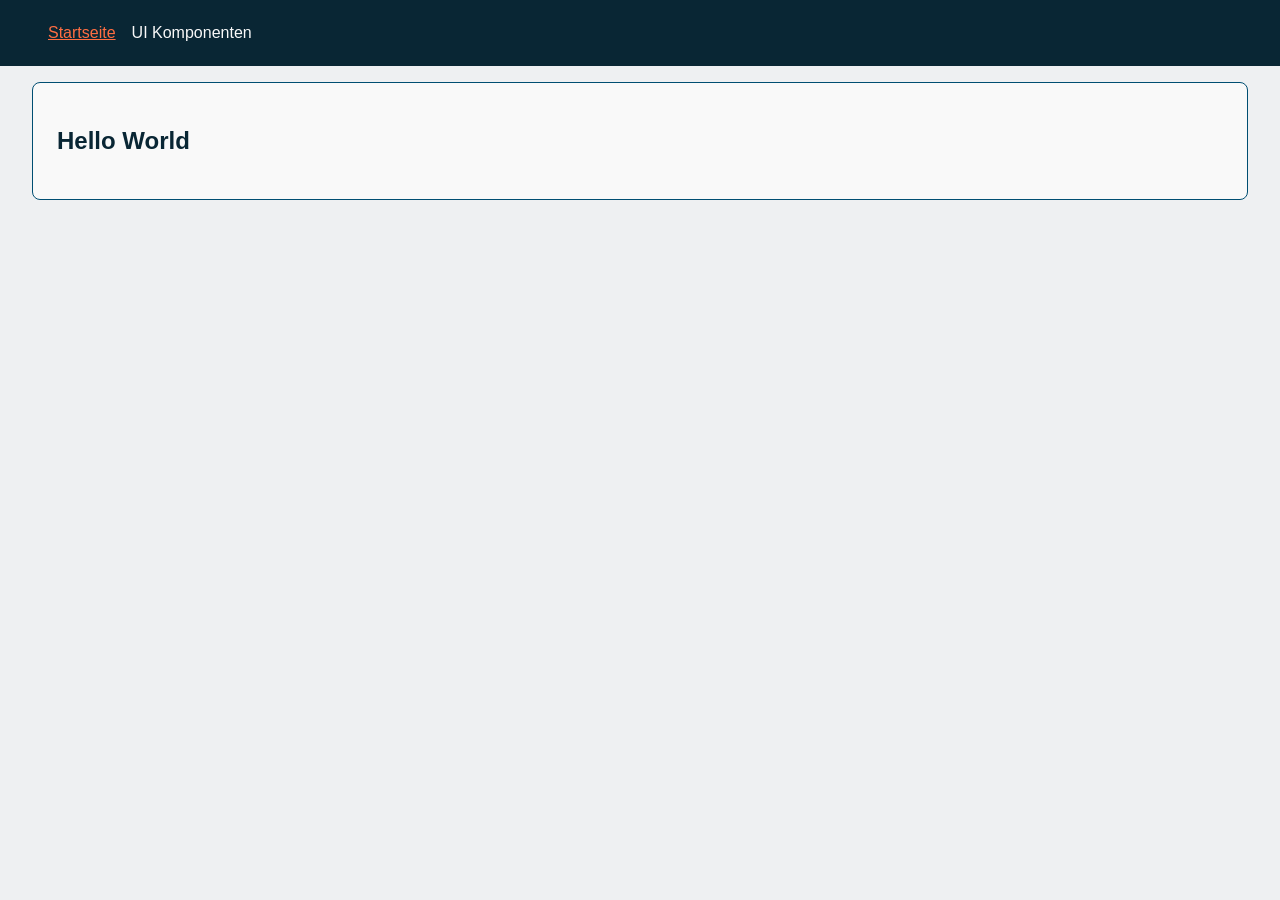
<file: index.html>
<!DOCTYPE html>
<html lang="de">
<head>
    <meta charset="UTF-8">
    <meta name="viewport" content="width=device-width, initial-scale=1.0">
    <title>Hello World</title>
    <link rel="stylesheet" href="styles/styles.css">
</head>
<body>
<header>
    <nav>
        <ul>
            <li><a class="active" href="index.html">Startseite</a></li>
            <li><a href="ui-components.html">UI Komponenten</a></li>
        </ul>
    </nav>
</header>
<main>
    <section class="card" id="welcome-card">
        <h1>Hello World</h1>
    </section>
</main>
</body>
</html>
</file>
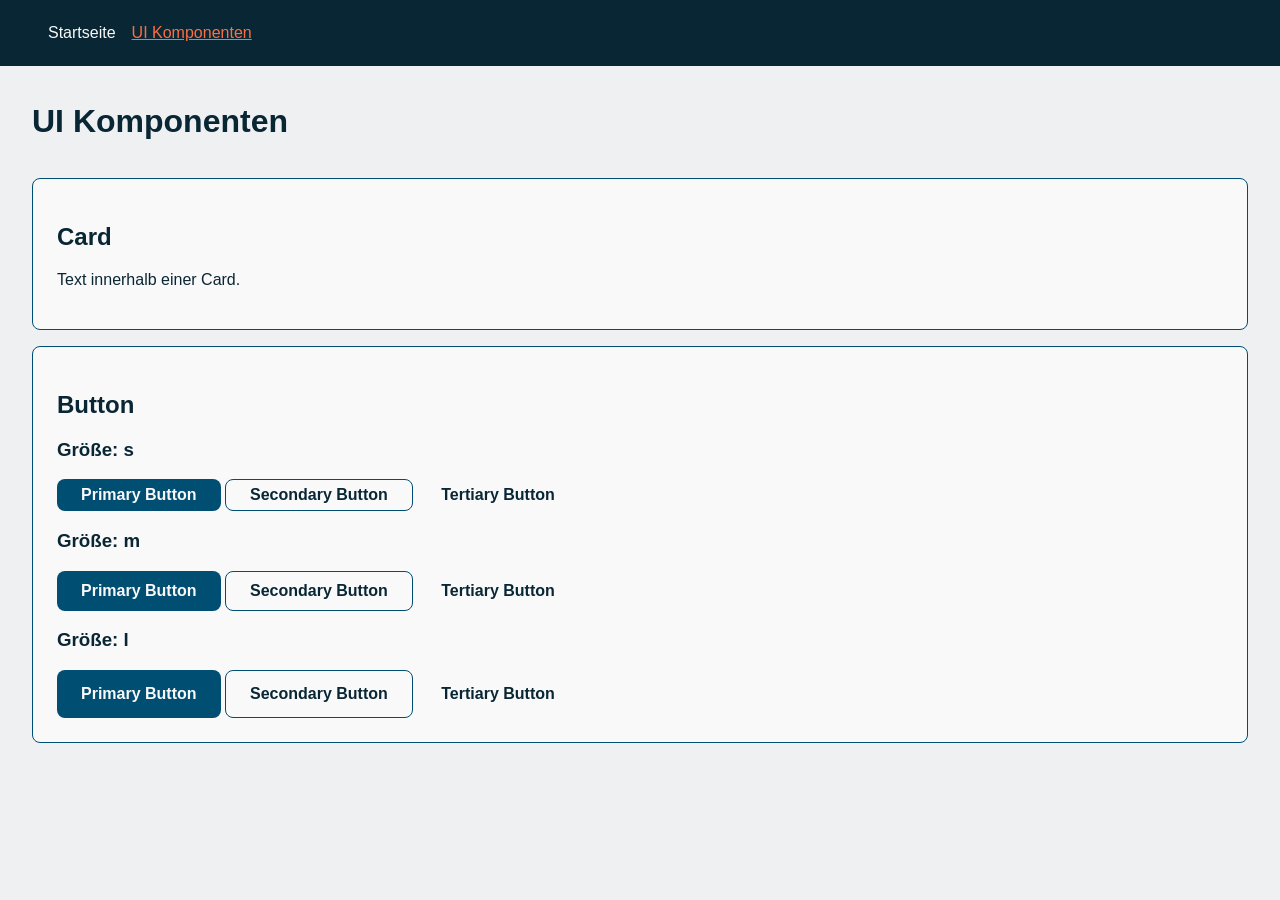
<file: ui-components.html>
<!DOCTYPE html>
<html lang="de">
<head>
    <meta charset="UTF-8">
    <meta name="viewport" content="width=device-width, initial-scale=1.0">
    <title>Hello World</title>
    <link rel="stylesheet" href="styles/styles.css">
    <link rel="stylesheet" href="styles/ui-components.css">
</head>
<body>
<header>
    <nav>
        <ul>
            <li><a href="index.html">Startseite</a></li>
            <li><a class="active" href="ui-components.html">UI Komponenten</a></li>
        </ul>
    </nav>
</header>
<main>
    <h1>UI Komponenten</h1>
    <section class="card">
        <h2>Card</h2>
        <p>Text innerhalb einer Card.</p>
    </section>
    <section class="card">
        <h2>Button</h2>
        <h3>Größe: s</h3>
        <button class="button-primary button-s">Primary Button</button>
        <button class="button-secondary button-s">Secondary Button</button>
        <button class="button-tertiary button-s">Tertiary Button</button>
        <h3>Größe: m</h3>
        <button class="button-primary button-m">Primary Button</button>
        <button class="button-secondary button-m">Secondary Button</button>
        <button class="button-tertiary button-m">Tertiary Button</button>
        <h3>Größe: l</h3>
        <button class="button-primary button-l">Primary Button</button>
        <button class="button-secondary button-l">Secondary Button</button>
        <button class="button-tertiary button-l">Tertiary Button</button>
    </section>
</main>
</body>
</html>
</file>
<file: styles/styles.css>
:root {
    --color-lightgrey: #EEF0F2;
    --color-offwhite: #F9F9F9;
    --color-navy-blue-primary: #092634;
    --color-navy-blue-10: #0926341A;
    --color-blue-primary: #004E72;
    --color-orange-primary: #FF6E42;

    --borderradius-default: 8px
}

body {
    margin: 0;
    background: var(--color-lightgrey);
    font-family: Arial, Helvetica, sans-serif;
}

main {
    padding: 0 2rem;
}

h1, h2, h3, h4, h5, h6, p {
    color: var(--color-navy-blue-primary);
}

.card {
    background: var(--color-offwhite);
    border: 1px solid var(--color-blue-primary);
    border-radius: var(--borderradius-default);
    padding: 24px
}

nav {
    background: var(--color-navy-blue-primary);
    padding: 8px;
    margin-bottom: 16px;
}

nav ul {
    display: flex;
    gap: 16px;
}

nav ul li {
    color: var(--color-offwhite);
    list-style: none;
}

nav ul li a {
    text-decoration: none;
    color: var(--color-offwhite);
}

nav ul .active {
    color: var(--color-orange-primary);
    text-decoration: underline;
}

button {
    box-sizing: border-box;
    font-size: 1rem;
    font-weight: bold;
    border-radius: var(--borderradius-default);
    border: none;
    cursor: pointer;
    padding: 0 24px;
}

.button-s {
    height: 32px;
}

.button-m {
    height: 40px;
}

.button-l {
    height: 48px;
}

.button-m {
    height: 40px;
}

.button-primary {
    background: var(--color-blue-primary);
    color: var(--color-offwhite);
}

.button-secondary {
    background: none;
    color: var(--color-navy-blue-primary);
    border: 1px solid var(--color-blue-primary);
}

.button-tertiary {
    background: none;
    color: var(--color-navy-blue-primary);
    border: none;
}

.button-secondary:hover, .button-tertiary:hover {
    background: var(--color-navy-blue-10);
}
</file>
<file: styles/ui-components.css>
main {
    display: flex;
    flex-direction: column;
    gap: 16px;
}
</file>
